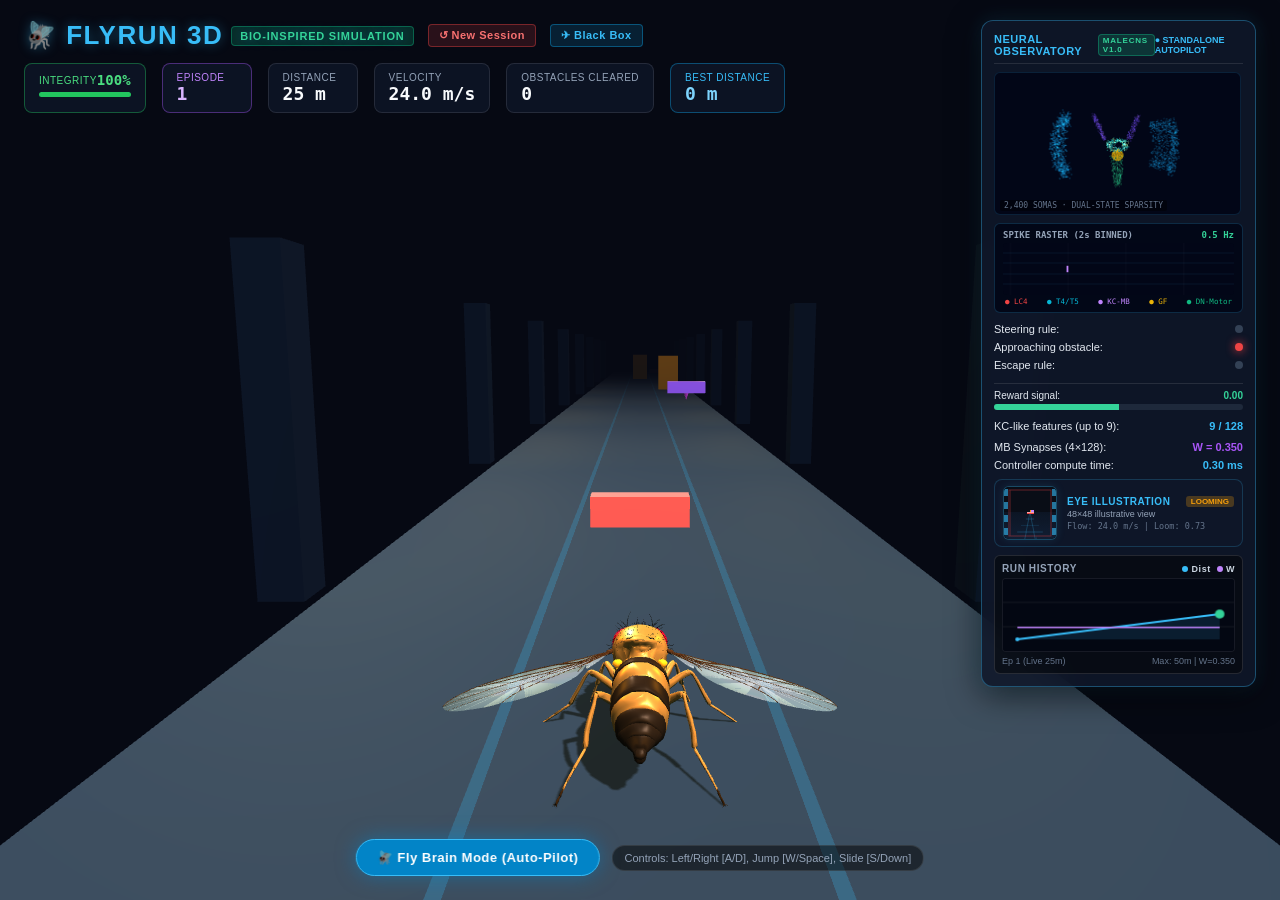
<file: projects/FlyRun/sim/web_runner/index.html>
<!DOCTYPE html>
<html lang="en">
<head>
  <meta charset="UTF-8">
  <meta name="viewport" content="width=device-width, initial-scale=1.0">
  <title>FlyRun 3D — Drosophila-inspired Temple Runner</title>
  <link rel="stylesheet" href="style.css">
  <!-- Local Three.js (No external CDN dependency) -->
  <script src="three.min.js"></script>
</head>
<body>
  <!-- 3D WebGL Canvas Container -->
  <div id="canvas-container"></div>
  <div id="damage-overlay" style="position: absolute; top: 0; left: 0; width: 100%; height: 100%; pointer-events: none; z-index: 15; background: rgba(239, 68, 68, 0); transition: background 0.08s ease;"></div>

  <!-- Top Left: Stats & Status -->
  <div class="hud-top">
    <div class="game-title">
      <span>🪰 FLYRUN 3D</span>
      <span class="badge badge-bio">Bio-inspired simulation</span>
      <button id="btn-new-session" class="session-btn" title="Reset all learned weights and start a fresh session">
        ↺ New Session
      </button>
      <button id="btn-blackbox" class="session-btn" style="background: rgba(14, 165, 233, 0.15); border-color: rgba(14, 165, 233, 0.4); color: #38bdf8;" title="Inspect flight decision-making trajectory leading to damage/crashes">
        ✈ Black Box
      </button>
    </div>
    <div class="stats-panel">
      <div class="stat-card" style="border-color: rgba(34, 197, 94, 0.4); min-width: 105px;">
        <div style="display: flex; justify-content: space-between; align-items: center;">
          <div class="stat-label" style="color: #4ade80;">Integrity</div>
          <div id="stat-health" class="stat-value" style="color: #4ade80; font-size: 14px;">100%</div>
        </div>
        <div style="width: 100%; height: 5px; background: #1e293b; border-radius: 3px; overflow: hidden; margin-top: 4px;">
          <div id="health-bar" style="width: 100%; height: 100%; background: #22c55e; transition: width 0.15s ease, background 0.2s ease;"></div>
        </div>
      </div>
      <div class="stat-card" style="border-color: rgba(168, 85, 247, 0.4);">
        <div class="stat-label" style="color: #c084fc;">Episode</div>
        <div id="stat-episode" class="stat-value" style="color: #d8b4fe;">1</div>
      </div>
      <div class="stat-card">
        <div class="stat-label">Distance</div>
        <div id="stat-dist" class="stat-value">0 m</div>
      </div>
      <div class="stat-card">
        <div style="display: flex; justify-content: space-between; align-items: center;">
          <div class="stat-label">Velocity</div>
          <span id="brake-badge" style="font-size: 9px; color: #f59e0b; display: none; font-weight: bold; margin-left: 4px;">BRAKE</span>
        </div>
        <div id="stat-speed" class="stat-value">24.0 m/s</div>
      </div>
      <div class="stat-card">
        <div class="stat-label">Obstacles Cleared</div>
        <div id="stat-cleared" class="stat-value">0</div>
      </div>
      <div class="stat-card" style="border-color: rgba(14, 165, 233, 0.4);">
        <div class="stat-label" style="color: #38bdf8;">Best Distance</div>
        <div id="stat-best" class="stat-value" style="color: #7dd3fc;">0 m</div>
      </div>
    </div>
  </div>

  <!-- Top Right: Illustrative controller HUD -->
  <div class="hud-brain">
    <div class="brain-header">
      <div style="display: flex; align-items: center; gap: 5px;">
        <span style="letter-spacing: 0.5px;">NEURAL OBSERVATORY</span>
        <span class="badge badge-bio" style="font-size: 8px; padding: 1px 4px; margin-left: 2px;">MaleCNS v1.0</span>
      </div>
      <span id="bridge-status" style="color: #38bdf8; font-size: 9px; font-weight: bold;">● LOCAL CONTROLLER</span>
    </div>
    
    <!-- 3D Rotating Drosophila Brain Point Cloud (Dual-State Sparsity) -->
    <div style="position: relative;">
      <canvas id="brain-canvas"></canvas>
      <div id="brain-sub-label" style="position: absolute; bottom: 4px; left: 6px; font-size: 8px; color: #64748b; font-family: monospace; pointer-events: none; background: rgba(0,0,0,0.4); padding: 1px 4px; border-radius: 2px;">
        2,400 SOMAS · DUAL-STATE SPARSITY
      </div>
    </div>

    <!-- Live Electrophysiology Spike Raster Plot (2s binned) -->
    <div class="raster-panel">
      <div style="display: flex; justify-content: space-between; align-items: center; font-size: 9px; font-weight: 700; color: #94a3b8; margin-bottom: 3px; font-family: monospace;">
        <span>SPIKE RASTER (2s BINNED)</span>
        <span id="raster-rate-label" style="color: #34d399; font-weight: bold;">0.0 Hz</span>
      </div>
      <canvas id="raster-canvas" width="251" height="52" style="width: 100%; height: 52px; display: block; border-radius: 4px; background: #020617;"></canvas>
      <div style="display: flex; justify-content: space-between; font-size: 7.5px; color: #64748b; font-family: monospace; margin-top: 2px; padding: 0 2px;">
        <span style="color: #ef4444;">● LC4</span>
        <span style="color: #06b6d4;">● T4/T5</span>
        <span style="color: #c084fc;">● KC-MB</span>
        <span style="color: #eab308;">● GF</span>
        <span style="color: #10b981;">● DN-Motor</span>
      </div>
    </div>

    <!-- Circuit Indicators -->
    <div class="neural-activity">
      <div class="circuit-indicator">
        <span>Steering rule:</span>
        <span id="ind-opto" class="indicator-dot"></span>
      </div>
      <div class="circuit-indicator">
        <span>Approaching obstacle:</span>
        <span id="ind-lc4" class="indicator-dot"></span>
      </div>
      <div class="circuit-indicator">
        <span>Escape rule:</span>
        <span id="ind-gf" class="indicator-dot"></span>
      </div>

      <!-- Reward-modulated associative learning -->
      <div style="margin-top: 6px; padding-top: 6px; border-top: 1px solid rgba(255,255,255,0.1);">
        <div style="display: flex; justify-content: space-between; font-size: 10px; margin-bottom: 3px;">
          <span>Reward signal:</span>
          <span id="dopamine-val" style="color: #34d399; font-weight: bold;">0.00</span>
        </div>
        <div style="width: 100%; height: 6px; background: #1e293b; border-radius: 3px; overflow: hidden; position: relative;">
          <div id="dopamine-bar" style="width: 50%; height: 100%; background: #34d399; transition: width 0.15s ease, background 0.15s ease;"></div>
        </div>
      </div>

      <div class="circuit-indicator" style="margin-top: 4px;">
        <span>KC-like features (up to 9):</span>
        <span id="stat-kc-sparse" style="color: #38bdf8; font-weight: bold;">0 / 128</span>
      </div>

      <div class="circuit-indicator" style="margin-top: 3px;">
        <span>MB Synapses (4&times;128):</span>
        <span id="stat-stdp-weight" style="color: #a855f7; font-weight: bold;">W = 0.350</span>
      </div>

      <div class="circuit-indicator">
        <span>Controller compute time:</span>
        <span id="stat-latency" style="color: #38bdf8; font-weight: bold;">—</span>
      </div>
    </div>

    <!-- Compound Eye 48x48 Retina Inset -->
    <div class="eye-inset">
      <canvas id="eye-canvas" width="48" height="48"></canvas>
      <div style="flex: 1; min-width: 0;">
        <div style="display: flex; justify-content: space-between; align-items: center;">
          <span style="font-size: 10px; font-weight: 700; color: #38bdf8; letter-spacing: 0.5px;">EYE ILLUSTRATION</span>
          <span id="eye-looming-badge" style="font-size: 8px; font-weight: 700; padding: 1px 5px; border-radius: 3px; background: rgba(34, 197, 94, 0.2); color: #4ade80;">CLEAR</span>
        </div>
        <div style="font-size: 9px; color: #94a3b8; margin-top: 2px;">48&times;48 illustrative view</div>
        <div id="eye-status" style="font-size: 8.5px; color: #64748b; font-family: monospace; margin-top: 2px;">Flow: 24.0 m/s | Loom: 0.00</div>
      </div>
    </div>

    <!-- Run history telemetry graph -->
    <div class="telemetry-panel">
      <div class="telemetry-header">
        <span>RUN HISTORY</span>
        <div class="telemetry-legend">
          <span class="legend-dot" style="background: #38bdf8;"></span>Dist
          <span class="legend-dot" style="background: #c084fc; margin-left: 6px;"></span>W
        </div>
      </div>
      <canvas id="telemetry-canvas" width="226" height="74"></canvas>
      <div class="telemetry-footer">
        <span id="telemetry-ep-range">Episode 1</span>
        <span id="telemetry-avg-dist">Avg: 0 m</span>
      </div>
    </div>
  </div>

  <!-- Bottom Mode Controls -->
  <div class="hud-bottom">
    <button id="btn-mode" class="mode-btn active">
      <span>🪰 Fly Brain Mode (Auto-Pilot)</span>
    </button>
    <div class="status-tag">Controls: Left/Right [A/D], Jump [W/Space], Slide [S/Down]</div>
  </div>

  <!-- Game Over Screen -->
  <div id="game-over-modal">
    <h2>OBSTACLE COLLISION</h2>
    <p id="game-over-score" style="color: #94a3b8; font-size: 18px;">Distance: 0 m</p>
    <div id="countdown-msg" style="color: #38bdf8; font-size: 16px; margin: 4px 0 12px; font-weight: 600;">
      Next Training Episode in <span id="countdown-num" style="color: #facc15; font-size: 26px; font-weight: 800;">3</span>s...
    </div>
    <!-- Detailed Failure Diagnostic & Obstacle Breakdown -->
    <div id="game-over-diagnosis" style="background: rgba(15, 23, 42, 0.90); border: 1px solid rgba(239, 68, 68, 0.4); border-radius: 8px; padding: 10px 18px; max-width: 480px; text-align: center; font-size: 12px; color: #cbd5e1; display: flex; flex-direction: column; gap: 5px; box-shadow: 0 4px 16px rgba(0,0,0,0.5);">
      <div id="crash-cause-title" style="color: #f87171; font-weight: 700; font-size: 14px;">Collision: HURDLE</div>
      <div id="crash-cause-detail" style="color: #94a3b8; font-family: monospace; font-size: 11px;">Cause: Analyzing event...</div>
      <div id="crash-stats-bar" style="margin-top: 4px; padding-top: 6px; border-top: 1px solid rgba(255,255,255,0.1); font-size: 11px; color: #38bdf8;">
        Failure History: 💥 Hurdle 0% | 🏹 Arch 0% | 🗿 Monolith 0%
      </div>
    </div>
    <button id="btn-restart" class="restart-btn" style="margin-top: 8px;">RESPAWN NOW</button>
  </div>

  <!-- Black Box Telemetry Inspector Modal -->
  <div id="blackbox-modal" style="display: none; position: absolute; top: 0; left: 0; width: 100%; height: 100%; background: rgba(3, 7, 18, 0.88); backdrop-filter: blur(8px); z-index: 50; align-items: center; justify-content: center;">
    <div style="background: #0f172a; border: 1px solid rgba(56, 189, 248, 0.4); border-radius: 12px; padding: 20px 24px; width: 840px; max-width: 94vw; max-height: 85vh; display: flex; flex-direction: column; gap: 12px; box-shadow: 0 10px 30px rgba(0,0,0,0.8); color: #e2e8f0;">
      <div style="display: flex; justify-content: space-between; align-items: center; border-bottom: 1px solid rgba(255,255,255,0.1); padding-bottom: 10px;">
        <div style="font-size: 16px; font-weight: 700; color: #38bdf8; display: flex; align-items: center; gap: 8px;">
          <span>✈ FLIGHT DATA RECORDER (BLACK BOX)</span>
          <span id="bb-status-badge" style="font-size: 11px; padding: 2px 8px; border-radius: 4px; background: #334155; color: #94a3b8;">BUFFER ACTIVE (10 Hz)</span>
        </div>
        <button id="btn-close-blackbox" style="background: transparent; border: none; color: #94a3b8; font-size: 24px; cursor: pointer; line-height: 1;">&times;</button>
      </div>
      <div id="bb-summary" style="font-size: 13px; color: #cbd5e1; line-height: 1.4; background: rgba(255,255,255,0.03); padding: 8px 12px; border-radius: 6px;">
        Continuously recording 5-second circular trajectory of sensory inputs, MBON valences, speed, and actions leading to collision incidents.
      </div>
      <div style="overflow-y: auto; max-height: 380px; border: 1px solid rgba(255,255,255,0.08); border-radius: 6px; background: #030712;">
        <table id="bb-table" style="width: 100%; border-collapse: collapse; font-family: monospace; font-size: 11px; text-align: left;">
          <thead style="background: #1e293b; color: #94a3b8; position: sticky; top: 0;">
            <tr>
              <th style="padding: 6px 10px;">T-Offset</th>
              <th style="padding: 6px 10px;">Dist</th>
              <th style="padding: 6px 10px;">Speed</th>
              <th style="padding: 6px 10px;">Lane</th>
              <th style="padding: 6px 10px;">Action</th>
              <th style="padding: 6px 10px;">Valences (L/S/R)</th>
              <th style="padding: 6px 10px;">PN Sensors</th>
              <th style="padding: 6px 10px;">Obstacle Ahead</th>
            </tr>
          </thead>
          <tbody id="bb-tbody">
            <tr><td colspan="8" style="padding: 16px; text-align: center; color: #64748b;">Flight buffer active. Incidents or manual snapshots will populate here.</td></tr>
          </tbody>
        </table>
      </div>
      <div style="display: flex; justify-content: space-between; align-items: center; padding-top: 4px;">
        <span style="font-size: 11px; color: #64748b;">File log: <code>data/flight_incidents.jsonl</code></span>
        <button id="btn-snapshot-bb" class="session-btn" style="background: rgba(56, 189, 248, 0.15); border-color: rgba(56, 189, 248, 0.4); color: #38bdf8;">Capture Current 5s Buffer</button>
      </div>
    </div>
  </div>

  <script src="flybody_data.js"></script>
  <script src="controller_utils.js"></script>
  <script src="game.js"></script>
</body>
</html>
</file>
<file: projects/FlyRun/sim/web_runner/style.css>
* {
  box-sizing: border-box;
  margin: 0;
  padding: 0;
  user-select: none;
}

body {
  background-color: #07090e;
  color: #e2e8f0;
  font-family: 'JetBrains Mono', -apple-system, BlinkMacSystemFont, 'Segoe UI', Roboto, sans-serif;
  overflow: hidden;
  height: 100vh;
  width: 100vw;
}

#canvas-container {
  width: 100%;
  height: 100%;
  position: absolute;
  top: 0;
  left: 0;
  z-index: 1;
}

/* Header & Stats Banner */
.hud-top {
  position: absolute;
  top: 20px;
  left: 24px;
  z-index: 30;
  display: flex;
  flex-direction: column;
  gap: 8px;
}

.game-title {
  font-size: 26px;
  font-weight: 800;
  letter-spacing: 1.5px;
  color: #38bdf8;
  text-shadow: 0 0 12px rgba(56, 189, 248, 0.4);
  display: flex;
  align-items: center;
  gap: 8px;
}

.badge {
  font-size: 11px;
  font-weight: 600;
  padding: 3px 8px;
  border-radius: 4px;
  text-transform: uppercase;
  letter-spacing: 0.8px;
}

.badge-bio {
  background: rgba(16, 185, 129, 0.2);
  color: #34d399;
  border: 1px solid rgba(16, 185, 129, 0.4);
}

.stats-panel {
  display: flex;
  gap: 16px;
  margin-top: 4px;
}

.stat-card {
  background: rgba(15, 23, 42, 0.75);
  backdrop-filter: blur(10px);
  border: 1px solid rgba(255, 255, 255, 0.1);
  padding: 8px 14px;
  border-radius: 8px;
  min-width: 90px;
}

.stat-label {
  font-size: 10px;
  color: #94a3b8;
  text-transform: uppercase;
  letter-spacing: 0.5px;
}

.stat-value {
  font-size: 18px;
  font-weight: 700;
  color: #f8fafc;
  font-family: monospace;
}

/* Top Right: Connectome Brain HUD */
.hud-brain {
  position: absolute;
  top: 20px;
  right: 24px;
  z-index: 30;
  width: 275px;
  max-height: calc(100vh - 40px);
  overflow-y: auto;
  overflow-x: hidden;
  background: rgba(15, 23, 42, 0.88);
  backdrop-filter: blur(14px);
  border: 1px solid rgba(56, 189, 248, 0.35);
  border-radius: 12px;
  padding: 12px;
  box-shadow: 0 8px 32px rgba(0, 0, 0, 0.6), 0 0 20px rgba(56, 189, 248, 0.15);
}

.hud-brain::-webkit-scrollbar {
  width: 4px;
}
.hud-brain::-webkit-scrollbar-thumb {
  background: rgba(56, 189, 248, 0.3);
  border-radius: 2px;
}

.brain-header {
  display: flex;
  justify-content: space-between;
  align-items: center;
  font-size: 11px;
  font-weight: 700;
  color: #38bdf8;
  margin-bottom: 8px;
  border-bottom: 1px solid rgba(255, 255, 255, 0.1);
  padding-bottom: 6px;
}

#brain-canvas {
  width: 100%;
  height: 145px;
  background: #020617;
  border-radius: 6px;
  display: block;
  border: 1px solid rgba(56, 189, 248, 0.15);
}

.raster-panel {
  margin-top: 8px;
  background: rgba(2, 6, 23, 0.9);
  border: 1px solid rgba(56, 189, 248, 0.2);
  border-radius: 6px;
  padding: 6px 8px;
}

.neural-activity {
  margin-top: 10px;
  display: flex;
  flex-direction: column;
  gap: 6px;
  font-size: 11px;
}

.circuit-indicator {
  display: flex;
  justify-content: space-between;
  align-items: center;
}

.indicator-dot {
  width: 8px;
  height: 8px;
  border-radius: 50%;
  display: inline-block;
  background: #334155;
  transition: background 0.15s ease, box-shadow 0.15s ease;
}

.indicator-dot.active-gf {
  background: #eab308;
  box-shadow: 0 0 10px #eab308;
}

.indicator-dot.active-optomotor {
  background: #06b6d4;
  box-shadow: 0 0 10px #06b6d4;
}

.indicator-dot.active-lc4 {
  background: #ef4444;
  box-shadow: 0 0 10px #ef4444;
}

/* Compound Eye Inset */
.eye-inset {
  margin-top: 8px;
  display: flex;
  align-items: center;
  gap: 10px;
  background: rgba(15, 23, 42, 0.75);
  border: 1px solid rgba(56, 189, 248, 0.2);
  padding: 6px 8px;
  border-radius: 8px;
}

#eye-canvas {
  width: 54px;
  height: 54px;
  border-radius: 6px;
  border: 1px solid rgba(56, 189, 248, 0.35);
  box-shadow: 0 0 10px rgba(56, 189, 248, 0.12), inset 0 0 6px rgba(0, 0, 0, 0.8);
  image-rendering: pixelated;
  image-rendering: crisp-edges;
  background: #090d16;
  flex-shrink: 0;
}

/* Bottom Controls */
.hud-bottom {
  position: absolute;
  bottom: 24px;
  left: 50%;
  transform: translateX(-50%);
  z-index: 10;
  display: flex;
  gap: 12px;
  align-items: center;
}

.mode-btn {
  background: rgba(15, 23, 42, 0.85);
  border: 1px solid rgba(56, 189, 248, 0.5);
  color: #38bdf8;
  padding: 10px 20px;
  border-radius: 30px;
  font-size: 13px;
  font-weight: 700;
  cursor: pointer;
  letter-spacing: 0.5px;
  transition: all 0.2s ease;
  backdrop-filter: blur(8px);
  display: flex;
  align-items: center;
  gap: 8px;
}

.mode-btn:hover {
  background: rgba(56, 189, 248, 0.2);
  border-color: #38bdf8;
  transform: scale(1.03);
}

.mode-btn.active {
  background: #0284c7;
  color: #ffffff;
  border-color: #38bdf8;
  box-shadow: 0 0 20px rgba(2, 132, 199, 0.5);
}

.status-tag {
  font-size: 11px;
  color: #94a3b8;
  background: rgba(0, 0, 0, 0.5);
  padding: 6px 12px;
  border-radius: 20px;
  border: 1px solid rgba(255, 255, 255, 0.1);
}

/* Game Over Overlay */
#game-over-modal {
  position: absolute;
  top: 0;
  left: 0;
  width: 100%;
  height: 100%;
  background: rgba(0, 0, 0, 0.55);
  backdrop-filter: blur(4px);
  z-index: 20;
  display: none;
  flex-direction: column;
  justify-content: center;
  align-items: center;
  gap: 16px;
}

#game-over-modal h2 {
  font-size: 38px;
  color: #ef4444;
  text-shadow: 0 0 20px rgba(239, 68, 68, 0.6);
}

.restart-btn {
  background: #38bdf8;
  color: #030712;
  border: none;
  padding: 12px 32px;
  font-size: 16px;
  font-weight: 800;
  border-radius: 8px;
  cursor: pointer;
  letter-spacing: 1px;
  transition: transform 0.15s ease;
}

.restart-btn:hover {
  transform: scale(1.05);
}

/* New Session Button */
.session-btn {
  background: rgba(239, 68, 68, 0.15);
  color: #f87171;
  border: 1px solid rgba(239, 68, 68, 0.4);
  padding: 4px 10px;
  border-radius: 4px;
  font-size: 11px;
  font-weight: 700;
  cursor: pointer;
  letter-spacing: 0.5px;
  transition: all 0.2s ease;
  margin-left: 6px;
}

.session-btn:hover {
  background: rgba(239, 68, 68, 0.35);
  color: #ffffff;
  border-color: #ef4444;
  transform: scale(1.04);
}

/* Training Telemetry Panel */
.telemetry-panel {
  margin-top: 8px;
  background: rgba(0, 0, 0, 0.45);
  padding: 7px;
  border-radius: 6px;
  border: 1px solid rgba(255, 255, 255, 0.12);
}

.telemetry-header {
  display: flex;
  justify-content: space-between;
  align-items: center;
  font-size: 10px;
  color: #94a3b8;
  font-weight: 700;
  letter-spacing: 0.6px;
  margin-bottom: 4px;
}

.telemetry-legend {
  display: flex;
  align-items: center;
  font-size: 9px;
  color: #cbd5e1;
}

.legend-dot {
  width: 6px;
  height: 6px;
  border-radius: 50%;
  display: inline-block;
  margin-right: 3px;
}

#telemetry-canvas {
  width: 100%;
  height: 74px;
  background: #030712;
  border-radius: 4px;
  border: 1px solid rgba(255, 255, 255, 0.08);
  display: block;
}

.telemetry-footer {
  display: flex;
  justify-content: space-between;
  font-size: 9px;
  color: #64748b;
  margin-top: 4px;
}
</file>
